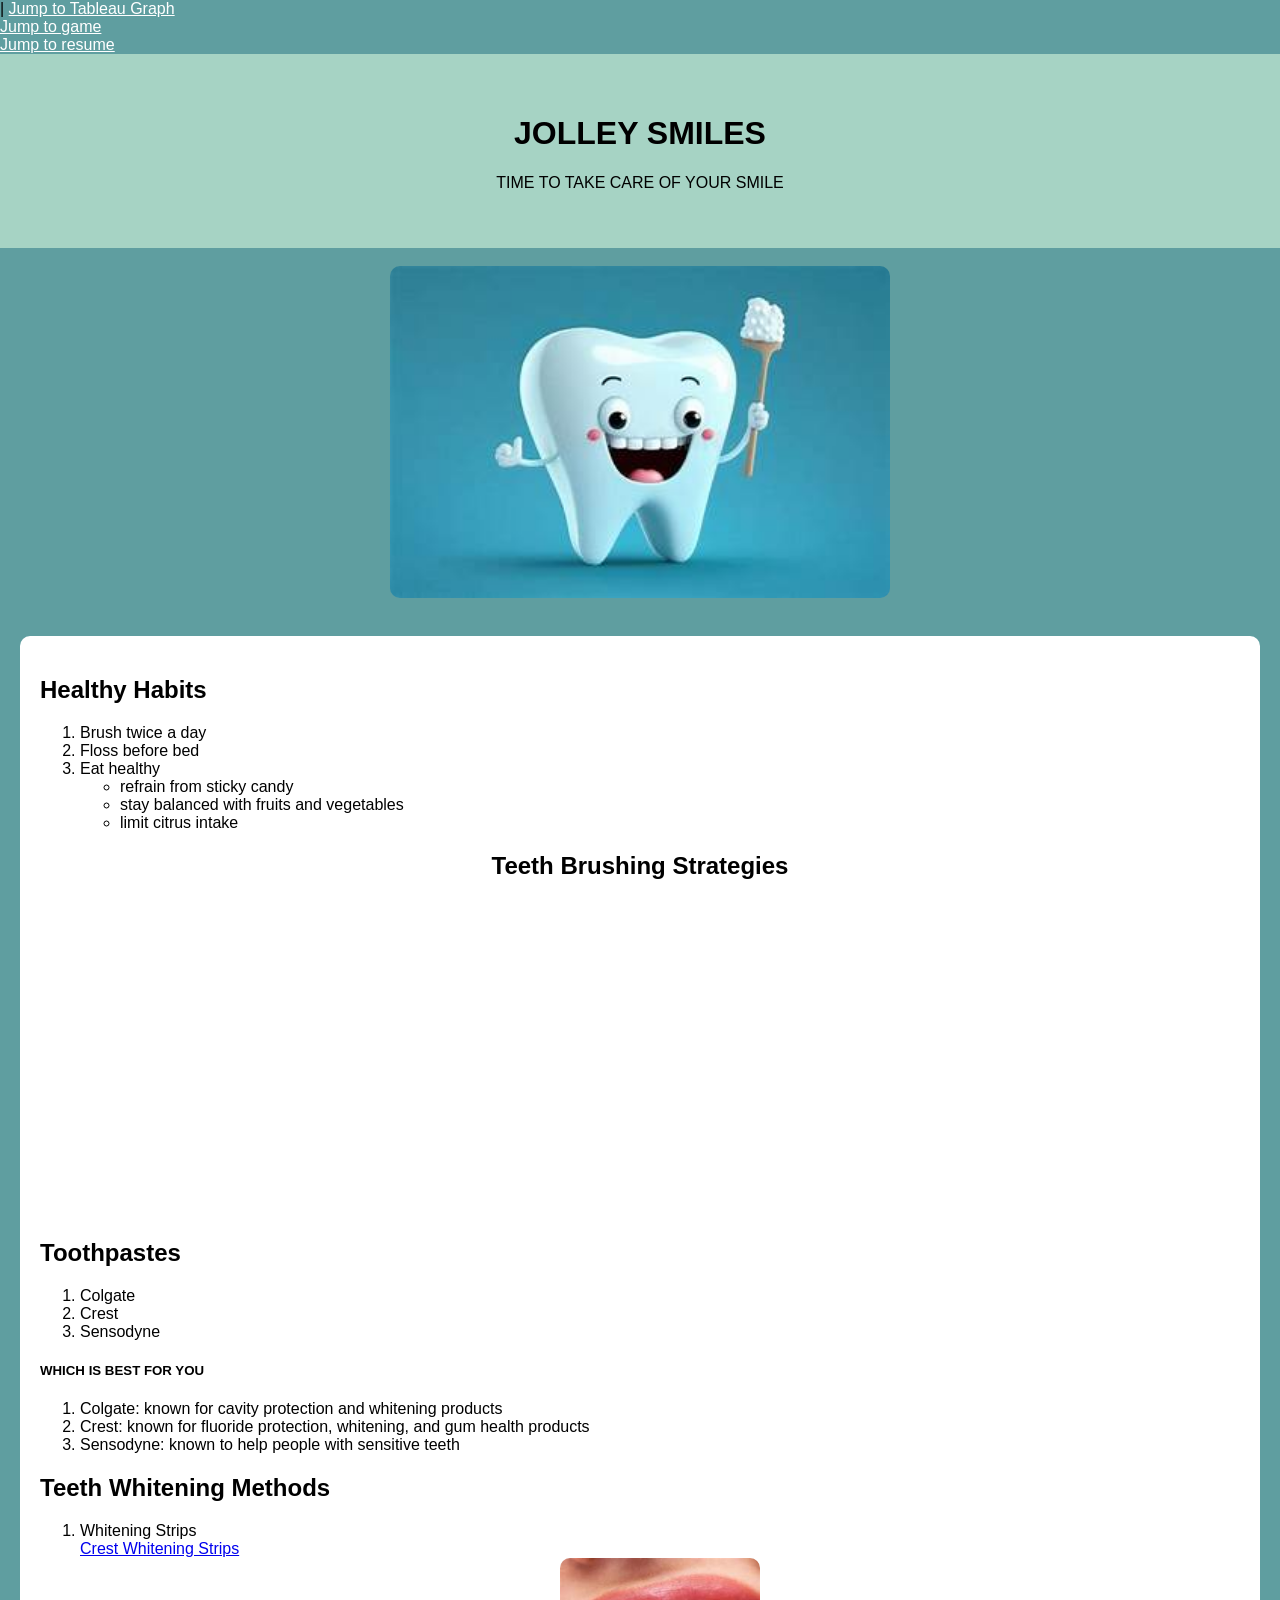
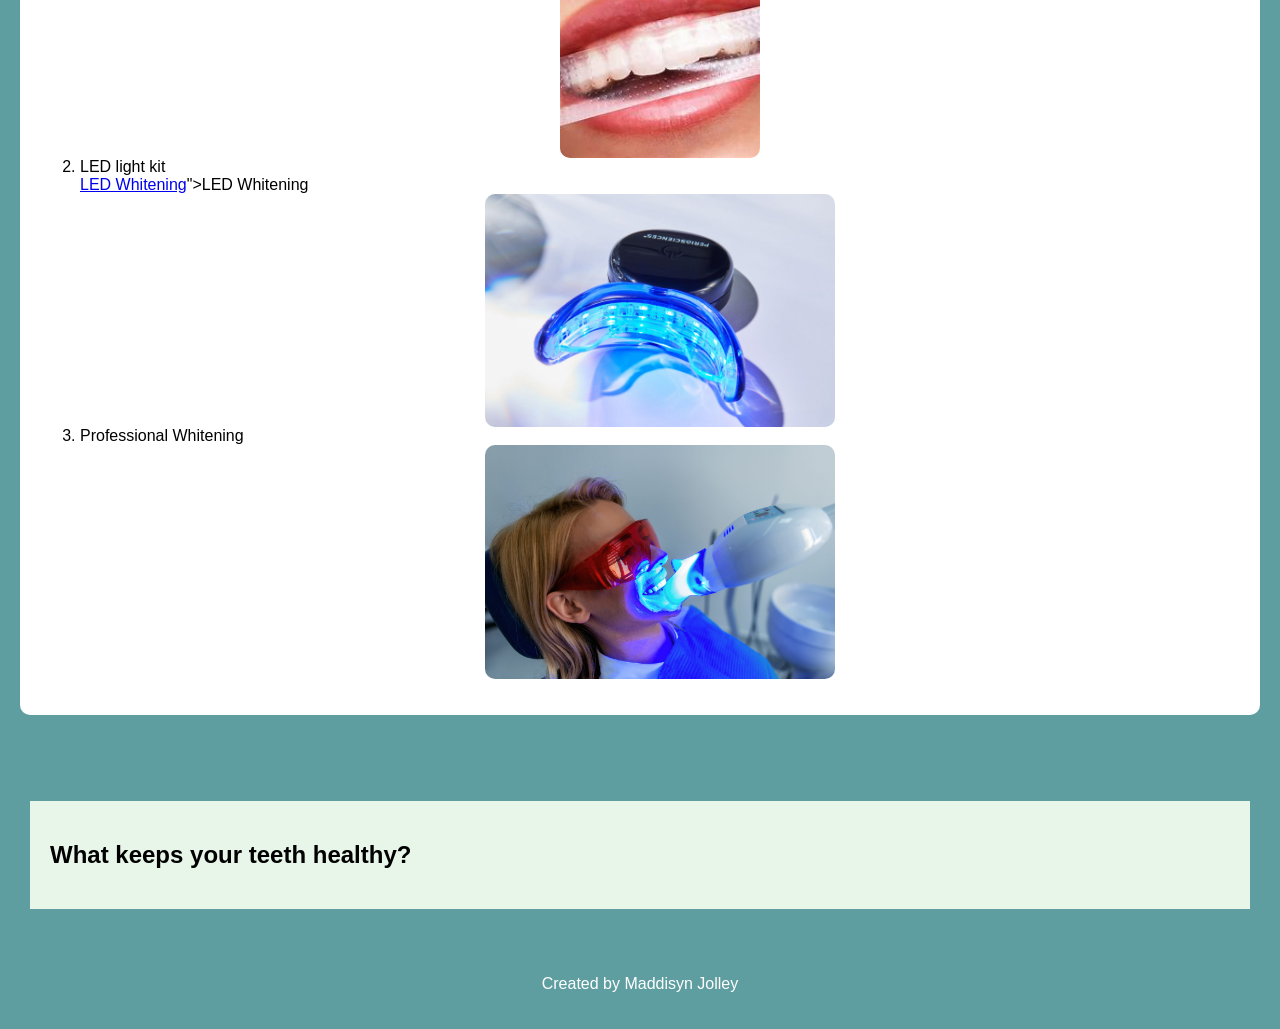
<file: index.html>
<!DOCTYPE html>
<html lang="en">
<head>
    <meta charset="UTF-8">
    <meta name="viewport" content="width=device-width, initial-scale=1.0">
    <title>JOLLEY SMILES</title>

    <link rel="stylesheet" href="styles/indexstyles.css">
</head>
<body>

    <div class="nav">

        |
        <a href="#tableau">Jump to Tableau Graph</a>
        <br>
        <a href="#game.html">Jump to game</a>
        <br>
        <a href="#resume.html">Jump to resume</a>
    </div>

  
    <div class="header">
        <h1>JOLLEY SMILES</h1>
        <p>TIME TO TAKE CARE OF YOUR SMILE</p>
    </div>

<br>
<img src="/images/smiley teeth.jpg" alt="Smiley Tooth" width="500">
    
<br>


<div class="content">

        <h2>Healthy Habits</h2>

        <ol>
            <li>Brush twice a day</li>

            <li>Floss before bed</li>

            <li>Eat healthy
                <ul>
                    <li>refrain from sticky candy</li>
                    <li>stay balanced with fruits and vegetables</li>
                    <li>limit citrus intake</li>
                </ul>
            </li>
        </ol>


 <div class="video-section">

        <h2>Teeth Brushing Strategies</h2>


        <iframe width="350" height="315" src="https://www.youtube.com/embed/BapR9J86ZZw?si=OQofYc8hWHoC41nx" title="YouTube video player" frameborder="0" allow="accelerometer; autoplay; clipboard-write; encrypted-media; gyroscope; picture-in-picture; web-share" referrerpolicy="strict-origin-when-cross-origin" allowfullscreen></iframe>

    </div>


    <h2>Toothpastes</h2>

        <ol>
            <li>Colgate</li>

            <li>Crest</li>

            <li>Sensodyne</li>
        </ol>

        <h5>WHICH IS BEST FOR YOU</h5>

        <ol>
            <li>Colgate: known for cavity protection and whitening products</li>

            <li>Crest: known for fluoride protection, whitening, and gum health products</li>

            <li>Sensodyne: known to help people with sensitive teeth</li>
        </ol>

        <h2>Teeth Whitening Methods</h2>

        <ol>
            <li>Whitening Strips</li>
            <a href="https://a.co/d/03Ued6ER">Crest Whitening Strips</a>
<br>

<img src="/images/Whitening Strips.jpg" alt="Whitening Strips" width="200">

            <li>LED light kit</li>
            <a href="https://a.co/d/03Ued6ER">LED Whitening</a>">LED Whitening</a>
<br>
            <img src="/images/LED light.jpeg" alt="LED light" width="350">

            <li>Professional Whitening</li>
<img src="/images/professional.jpg" alt="Professional Whitening" width="350">

        </ol>



    </div>


   

<br>
<br>


    <div id="tableau" class="tableau-section">

        <h2>What keeps your teeth healthy?</h2>

       
        <div class='tableauPlaceholder'>
      <div class='tableauPlaceholder' id='viz1781560978669' style='position: relative'><noscript><a href='#'><img alt='Essential Vitamins &amp; Minerals ' src='https:&#47;&#47;public.tableau.com&#47;static&#47;images&#47;To&#47;ToothEngineers-VitaminsandMinerals&#47;EssentialVitaminsMinerals&#47;1_rss.png' style='border: none' /></a></noscript><object class='tableauViz'  style='display:none;'><param name='host_url' value='https%3A%2F%2Fpublic.tableau.com%2F' /> <param name='embed_code_version' value='3' /> <param name='site_root' value='' /><param name='name' value='ToothEngineers-VitaminsandMinerals&#47;EssentialVitaminsMinerals' /><param name='tabs' value='no' /><param name='toolbar' value='yes' /><param name='static_image' value='https:&#47;&#47;public.tableau.com&#47;static&#47;images&#47;To&#47;ToothEngineers-VitaminsandMinerals&#47;EssentialVitaminsMinerals&#47;1.png' /> <param name='animate_transition' value='yes' /><param name='display_static_image' value='yes' /><param name='display_spinner' value='yes' /><param name='display_overlay' value='yes' /><param name='display_count' value='yes' /><param name='language' value='en-US' /></object></div>                <script type='text/javascript'>                    var divElement = document.getElementById('viz1781560978669');                    var vizElement = divElement.getElementsByTagName('object')[0];                    if ( divElement.offsetWidth > 800 ) { vizElement.style.width='1200px';vizElement.style.height='827px';} else if ( divElement.offsetWidth > 500 ) { vizElement.style.width='1200px';vizElement.style.height='827px';} else { vizElement.style.width='100%';vizElement.style.height=(divElement.offsetWidth*1.77)+'px';}                     var scriptElement = document.createElement('script');                    scriptElement.src = 'https://public.tableau.com/javascripts/api/viz_v1.js';                    vizElement.parentNode.insertBefore(scriptElement, vizElement);                </script>
        </div>


    </div>


    <div class="footer">
        <p>Created by Maddisyn Jolley</p>
    </div>

</body>
</html>
</file>
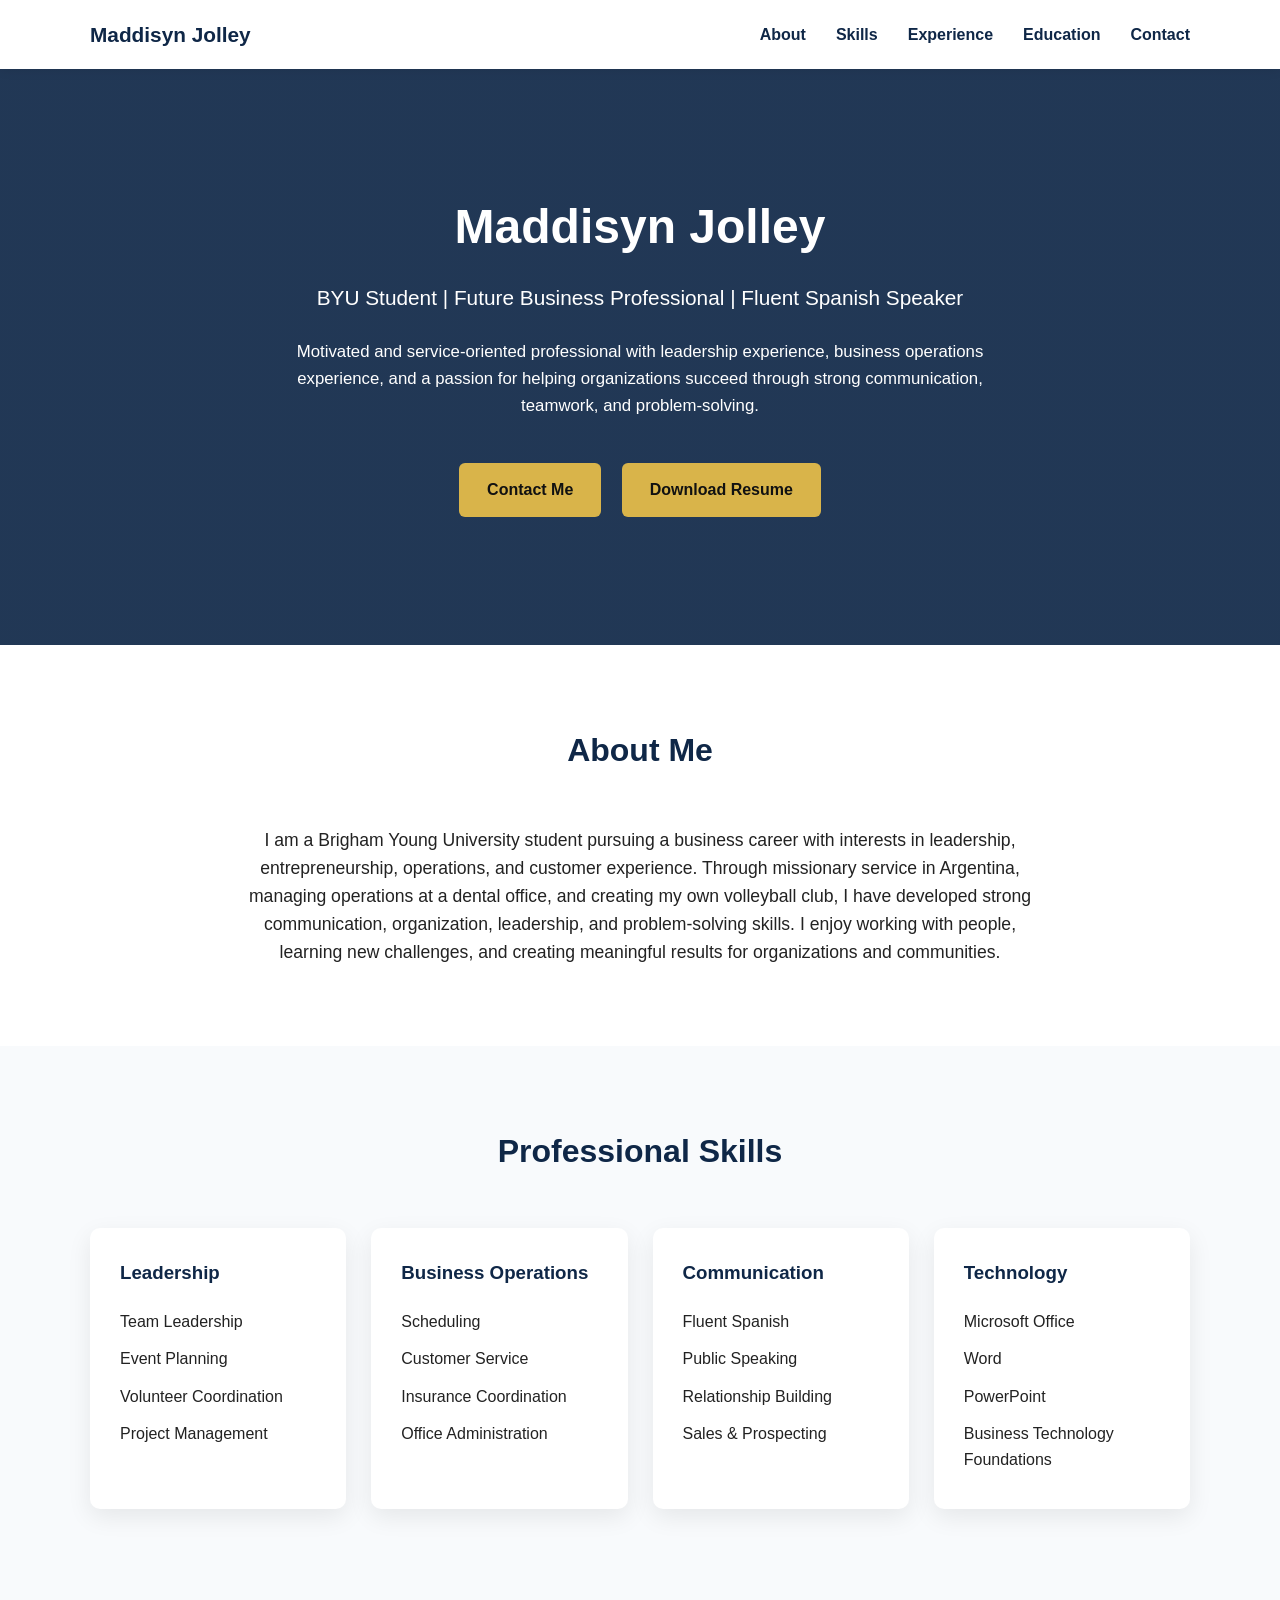
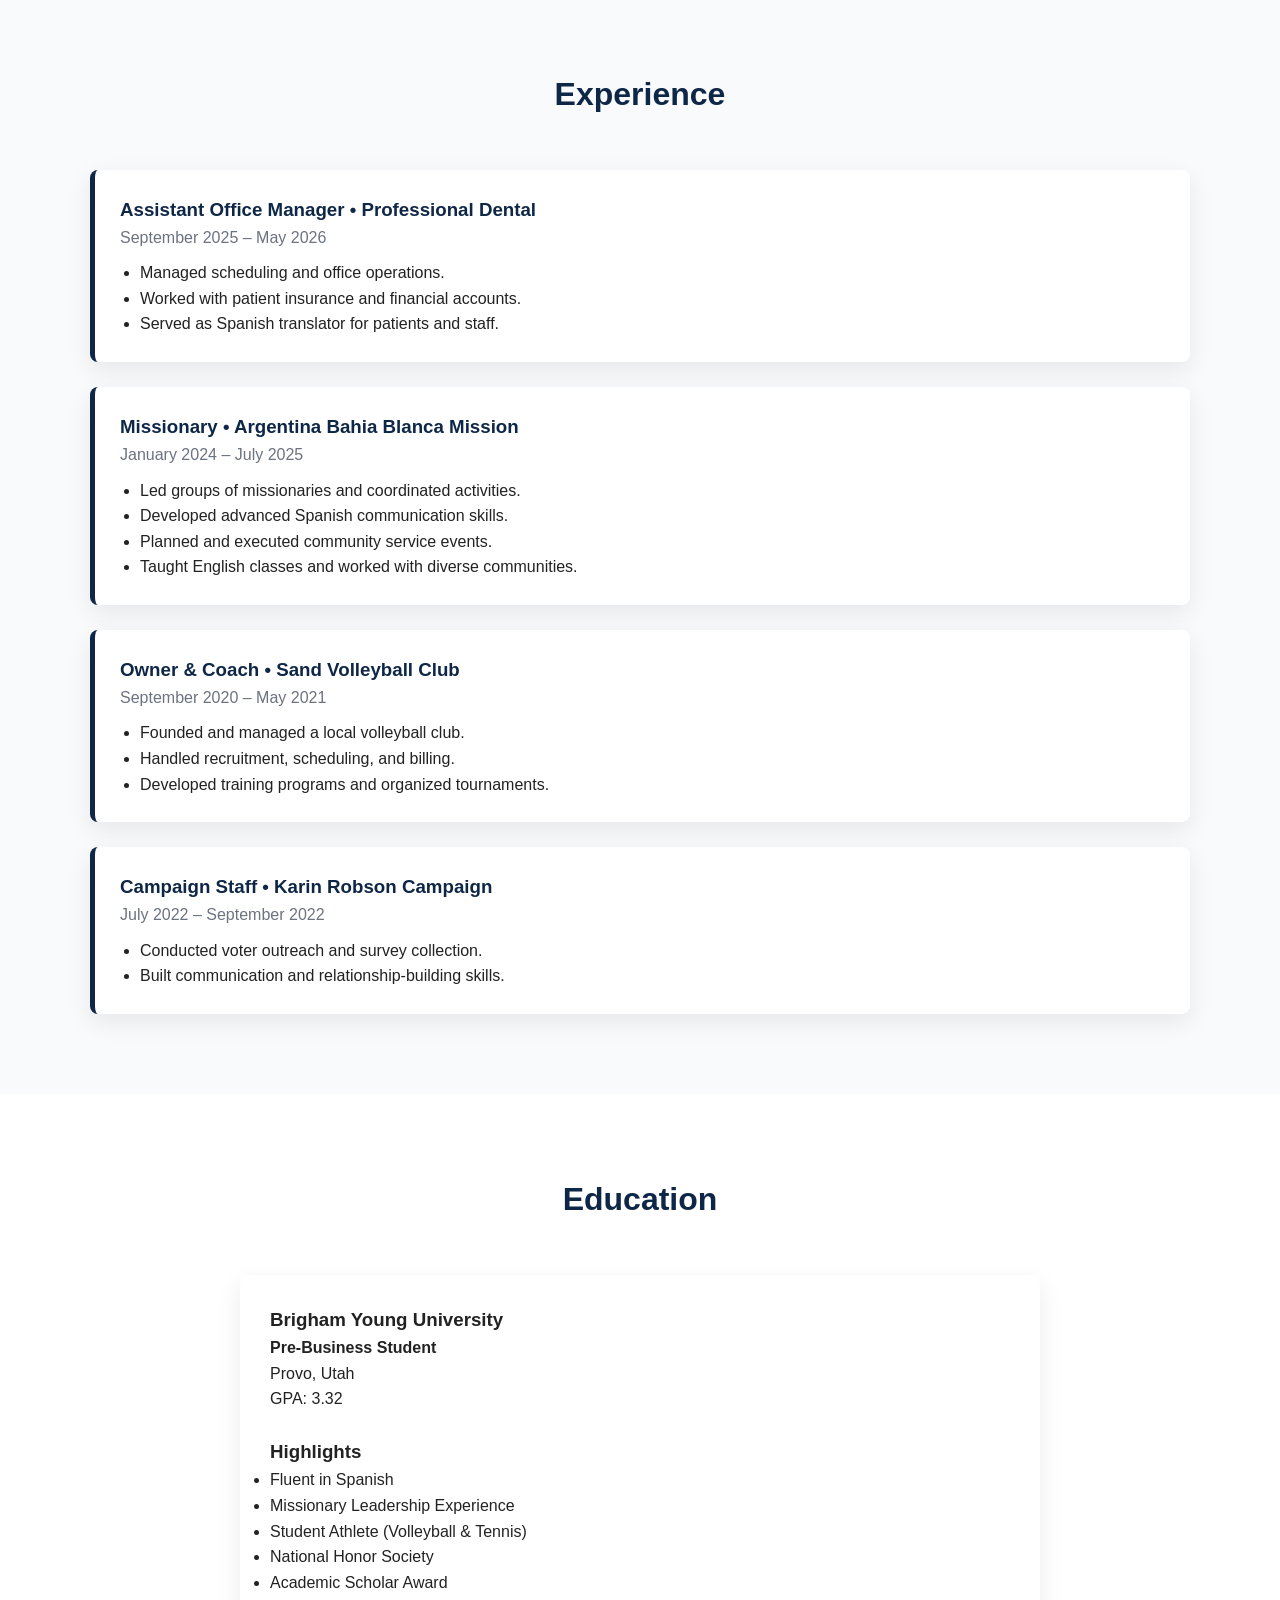
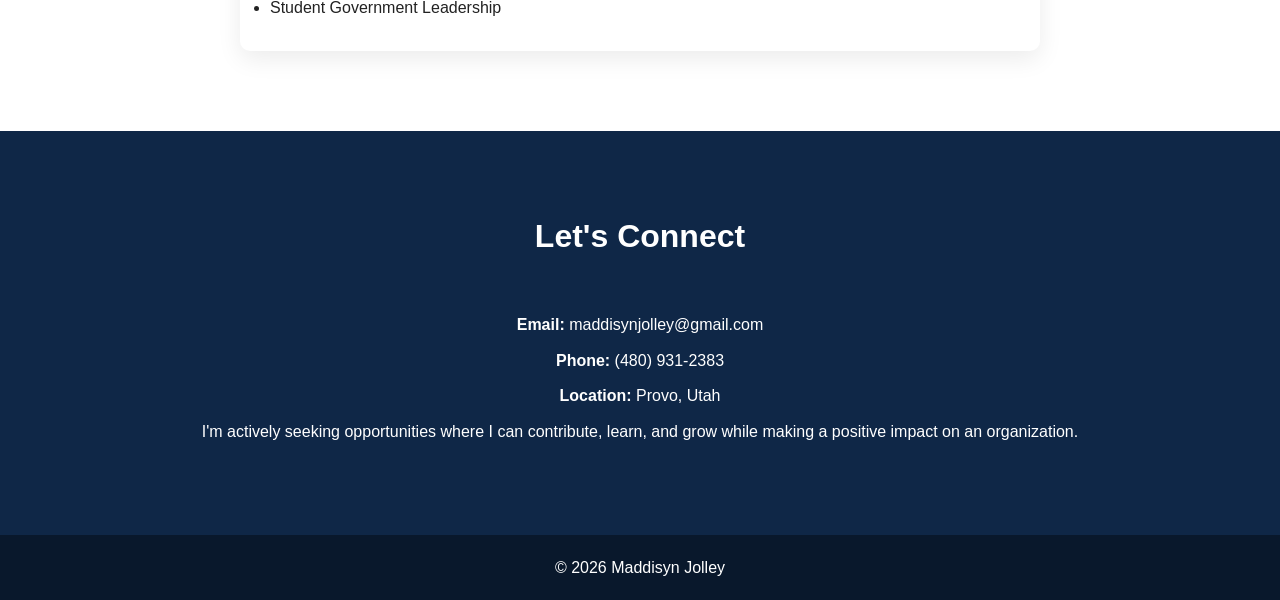
<file: pages/resume.html>
<!DOCTYPE html>
<html lang="en">
<head>
<meta charset="UTF-8">
<meta name="viewport" content="width=device-width, initial-scale=1.0">
<title>Maddisyn Jolley | Professional Portfolio</title>

<style>
:root{
    --navy:#0f2747;
    --light-navy:#266049;
    --gold:#d9b44a;
    --light:#f8fafc;
    --gray:#6b7280;
    --white:#ffffff;
    --shadow:0 8px 24px rgba(0,0,0,.08);
}

*{
    margin:0;
    padding:0;
    box-sizing:border-box;
}

html{
    scroll-behavior:smooth;
}

body{
    font-family: 'Segoe UI', Arial, sans-serif;
    line-height:1.6;
    color:#222;
    background:var(--light);
}

.container{
    width:90%;
    max-width:1100px;
    margin:auto;
}

nav{
    background:var(--white);
    position:sticky;
    top:0;
    z-index:1000;
    box-shadow:0 2px 10px rgba(0,0,0,.08);
}

.nav-container{
    display:flex;
    justify-content:space-between;
    align-items:center;
    padding:18px 0;
}

.logo{
    font-size:1.3rem;
    font-weight:700;
    color:var(--navy);
}

.nav-links{
    display:flex;
    gap:30px;
}

.nav-links a{
    text-decoration:none;
    color:var(--navy);
    font-weight:600;
}

.nav-links a:hover{
    color:var(--gold);
}

.hero{
    background:linear-gradient(rgba(15,39,71,.92),rgba(15,39,71,.92));
    color:white;
    text-align:center;
    padding:120px 20px;
}

.hero h1{
    font-size:3rem;
    margin-bottom:15px;
}

.hero h2{
    font-size:1.3rem;
    font-weight:400;
    margin-bottom:25px;
}

.hero p{
    max-width:700px;
    margin:auto;
    margin-bottom:35px;
    font-size:1.05rem;
}

.btn{
    display:inline-block;
    background:var(--gold);
    color:#111;
    padding:14px 28px;
    text-decoration:none;
    border-radius:6px;
    font-weight:700;
    margin:8px;
}

.btn:hover{
    opacity:.9;
}

section{
    padding:80px 0;
}

.section-title{
    text-align:center;
    color:var(--navy);
    margin-bottom:50px;
    font-size:2rem;
}

.about{
    background:white;
}

.about p{
    max-width:800px;
    margin:auto;
    text-align:center;
    font-size:1.1rem;
}

.skills-grid{
    display:grid;
    grid-template-columns:repeat(auto-fit,minmax(250px,1fr));
    gap:25px;
}

.skill-card{
    background:white;
    padding:30px;
    border-radius:10px;
    box-shadow:var(--shadow);
}

.skill-card h3{
    color:var(--navy);
    margin-bottom:15px;
}

.skill-card ul{
    list-style:none;
}

.skill-card li{
    padding:6px 0;
}

.timeline{
    display:flex;
    flex-direction:column;
    gap:25px;
}

.job{
    background:white;
    padding:25px;
    border-left:5px solid var(--navy);
    border-radius:8px;
    box-shadow:var(--shadow);
}

.job h3{
    color:var(--navy);
}

.job .date{
    color:var(--gray);
    margin-bottom:10px;
}

.job ul{
    padding-left:20px;
}

.education{
    background:white;
}

.education-card{
    max-width:800px;
    margin:auto;
    background:white;
    box-shadow:var(--shadow);
    padding:30px;
    border-radius:10px;
}

.contact{
    background:var(--navy);
    color:white;
    text-align:center;
}

.contact a{
    color:white;
    text-decoration:none;
}

.contact p{
    margin:10px 0;
}

.footer{
    background:#09182c;
    color:white;
    text-align:center;
    padding:20px;
}

@media(max-width:768px){

.nav-container{
    flex-direction:column;
    gap:15px;
}

.nav-links{
    flex-wrap:wrap;
    justify-content:center;
}

.hero h1{
    font-size:2.2rem;
}

.hero h2{
    font-size:1.1rem;
}
}
</style>
</head>
<body>

<nav>
    <div class="container nav-container">
        <div class="logo">Maddisyn Jolley</div>

        <div class="nav-links">
            <a href="#about">About</a>
            <a href="#skills">Skills</a>
            <a href="#experience">Experience</a>
            <a href="#education">Education</a>
            <a href="#contact">Contact</a>
        </div>
    </div>
</nav>

<header class="hero">
    <div class="container">
        <h1>Maddisyn Jolley</h1>

        <h2>BYU Student | Future Business Professional | Fluent Spanish Speaker</h2>

        <p>
            Motivated and service-oriented professional with leadership experience,
            business operations experience, and a passion for helping organizations
            succeed through strong communication, teamwork, and problem-solving.
        </p>

        <a href="#contact" class="btn">Contact Me</a>
        <a href="#" class="btn">Download Resume</a>
    </div>
</header>

<section id="about" class="about">
    <div class="container">
        <h2 class="section-title">About Me</h2>

        <p>
            I am a Brigham Young University student pursuing a business career
            with interests in leadership, entrepreneurship, operations, and
            customer experience. Through missionary service in Argentina,
            managing operations at a dental office, and creating my own
            volleyball club, I have developed strong communication,
            organization, leadership, and problem-solving skills. I enjoy
            working with people, learning new challenges, and creating
            meaningful results for organizations and communities.
        </p>
    </div>
</section>

<section id="skills">
    <div class="container">

        <h2 class="section-title">Professional Skills</h2>

        <div class="skills-grid">

            <div class="skill-card">
                <h3>Leadership</h3>
                <ul>
                    <li>Team Leadership</li>
                    <li>Event Planning</li>
                    <li>Volunteer Coordination</li>
                    <li>Project Management</li>
                </ul>
            </div>

            <div class="skill-card">
                <h3>Business Operations</h3>
                <ul>
                    <li>Scheduling</li>
                    <li>Customer Service</li>
                    <li>Insurance Coordination</li>
                    <li>Office Administration</li>
                </ul>
            </div>

            <div class="skill-card">
                <h3>Communication</h3>
                <ul>
                    <li>Fluent Spanish</li>
                    <li>Public Speaking</li>
                    <li>Relationship Building</li>
                    <li>Sales & Prospecting</li>
                </ul>
            </div>

            <div class="skill-card">
                <h3>Technology</h3>
                <ul>
                    <li>Microsoft Office</li>
                    <li>Word</li>
                    <li>PowerPoint</li>
                    <li>Business Technology Foundations</li>
                </ul>
            </div>

        </div>
    </div>
</section>

<section id="experience">
    <div class="container">

        <h2 class="section-title">Experience</h2>

        <div class="timeline">

            <div class="job">
                <h3>Assistant Office Manager • Professional Dental</h3>
                <div class="date">September 2025 – May 2026</div>
                <ul>
                    <li>Managed scheduling and office operations.</li>
                    <li>Worked with patient insurance and financial accounts.</li>
                    <li>Served as Spanish translator for patients and staff.</li>
                </ul>
            </div>

            <div class="job">
                <h3>Missionary • Argentina Bahia Blanca Mission</h3>
                <div class="date">January 2024 – July 2025</div>
                <ul>
                    <li>Led groups of missionaries and coordinated activities.</li>
                    <li>Developed advanced Spanish communication skills.</li>
                    <li>Planned and executed community service events.</li>
                    <li>Taught English classes and worked with diverse communities.</li>
                </ul>
            </div>

            <div class="job">
                <h3>Owner & Coach • Sand Volleyball Club</h3>
                <div class="date">September 2020 – May 2021</div>
                <ul>
                    <li>Founded and managed a local volleyball club.</li>
                    <li>Handled recruitment, scheduling, and billing.</li>
                    <li>Developed training programs and organized tournaments.</li>
                </ul>
            </div>

            <div class="job">
                <h3>Campaign Staff • Karin Robson Campaign</h3>
                <div class="date">July 2022 – September 2022</div>
                <ul>
                    <li>Conducted voter outreach and survey collection.</li>
                    <li>Built communication and relationship-building skills.</li>
                </ul>
            </div>

        </div>

    </div>
</section>

<section id="education" class="education">
    <div class="container">

        <h2 class="section-title">Education</h2>

        <div class="education-card">

            <h3>Brigham Young University</h3>
            <p><strong>Pre-Business Student</strong></p>
            <p>Provo, Utah</p>
            <p>GPA: 3.32</p>

            <br>

            <h3>Highlights</h3>

            <ul>
                <li>Fluent in Spanish</li>
                <li>Missionary Leadership Experience</li>
                <li>Student Athlete (Volleyball & Tennis)</li>
                <li>National Honor Society</li>
                <li>Academic Scholar Award</li>
                <li>Student Government Leadership</li>
            </ul>

        </div>

    </div>
</section>

<section id="contact" class="contact">

    <div class="container">

        <h2 class="section-title" style="color:white;">Let's Connect</h2>

        <p><strong>Email:</strong> maddisynjolley@gmail.com</p>

        <p><strong>Phone:</strong> (480) 931-2383</p>

        <p><strong>Location:</strong> Provo, Utah</p>

        <p>
            I'm actively seeking opportunities where I can contribute,
            learn, and grow while making a positive impact on an organization.
        </p>

    </div>

</section>

<footer class="footer">
    © 2026 Maddisyn Jolley
</footer>

</body>
</html>
</file>
<file: styles/indexstyles.css>
body {
    background-color: cadetblue;
    font-family: Arial, sans-serif;
    color: black;
    margin: 0;
}


.nav {
    text-align: left;
}

.nav a {
    color: white;
    
}


.header {
    text-align: center;
    padding: 40px;
    background-color: rgb(166, 211, 196);
}

.content {
    margin: 20px;
    padding: 20px;
    background-color: rgb(255, 255, 255);
    border-radius: 10px;
}


.video-section {
    margin: 15px;
    
    text-align: center;
}


.tableau-section {
    margin: 30px;
    padding: 20px;
    background-color: #e8f5e9;
}


.footer {
    text-align: center;
    padding: 20px;

    color: white;
}


img {
    display: block;
    margin: auto;
    border-radius: 10px;
}
</file>
